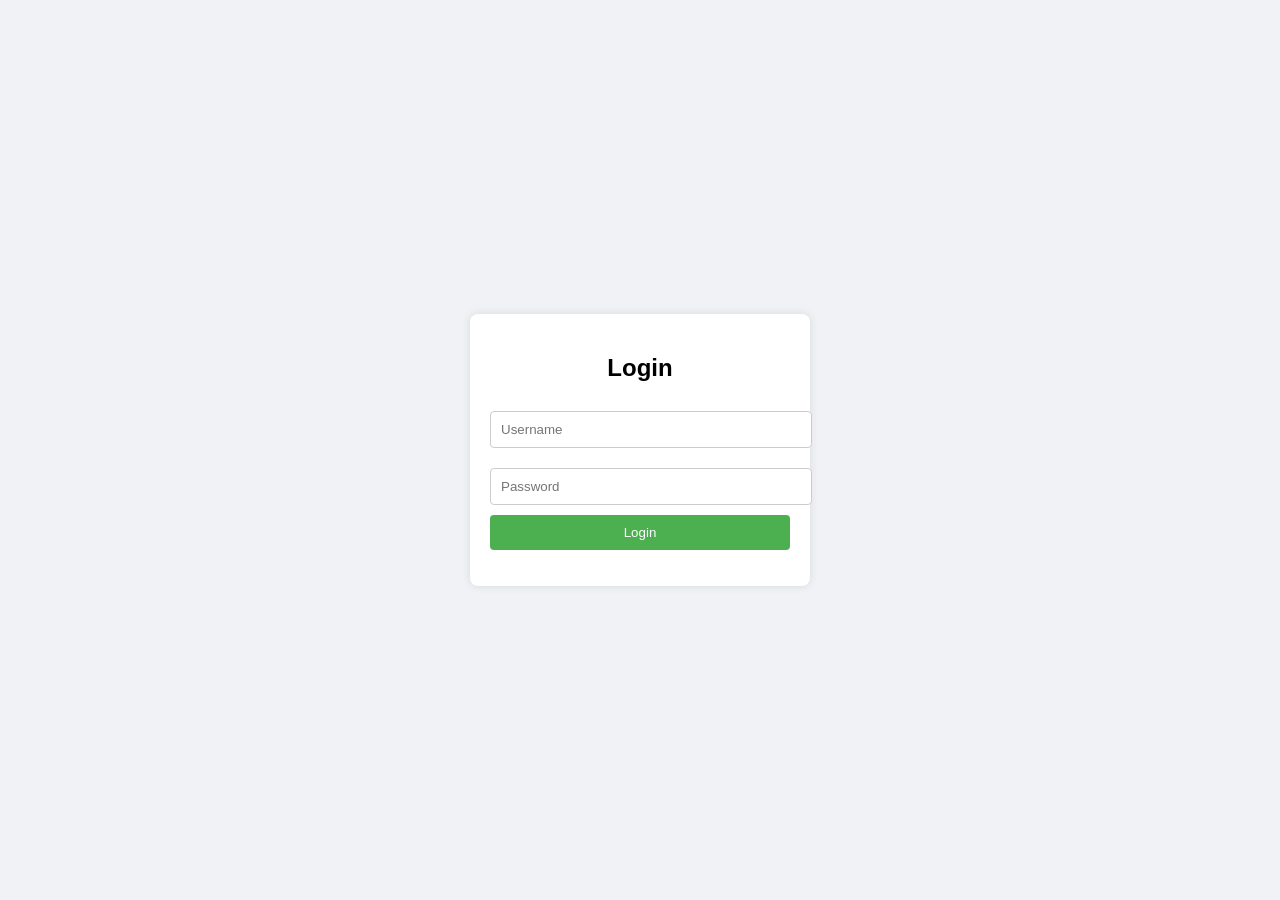
<file: index.html>
<!DOCTYPE html>
        <html lang="en">
        <head>
            <meta charset="UTF-8">
            <meta http-equiv="X-UA-Compatible" content="IE=edge">
            <meta name="viewport" content="width=device-width, initial-scale=1.0">
            <title>Login Page</title>
            <style>
                body {
                    font-family: Arial, sans-serif;
                    display: flex;
                    justify-content: center;
                    align-items: center;
                    height: 100vh;
                    margin: 0;
                    background-color: #f0f2f5;
                }
                .login-container {
                    background-color: #fff;
                    padding: 20px;
                    border-radius: 8px;
                    box-shadow: 0 0 10px rgba(0, 0, 0, 0.1);
                    width: 300px;
                    text-align: center;
                }
                input[type="text"], input[type="password"] {
                    width: 100%;
                    padding: 10px;
                    margin: 10px 0;
                    border: 1px solid #ccc;
                    border-radius: 4px;
                }
                button {
                    background-color: #4CAF50;
                    color: white;
                    padding: 10px;
                    border: none;
                    border-radius: 4px;
                    cursor: pointer;
                    width: 100%;
                }
                button:hover {
                    background-color: #45a049;
                }
            </style>
        </head>
        <body>
            <div class="login-container">
                <h2>Login</h2>
                <form id="loginForm">
                    <input type="text" id="username" placeholder="Username" required><br>
                    <input type="password" id="password" placeholder="Password" required><br>
                    <button type="button" onclick="login()">Login</button>
                </form>
                <p id="message" style="color: red;"></p>
            </div>
            <script>
                function login() {
                    const username = document.getElementById('username').value;
                    const password = document.getElementById('password').value;
            
                    // Example: Hardcoded username and password for testing
                    const validUsername = 'vinaykanuganti2@gmail.com';  // Replace with your username
                    const validPassword = '123456789';  // Replace with your password
            
                    if (username === validUsername && password === validPassword) {
                        // Simulate login success by redirecting
                        window.location.href = 'redirect1.html';
                    } else {
                        // Show error message if login fails
                        document.getElementById('message').style.color = 'red';
                        document.getElementById('message').textContent = 'Invalid username or password';
                    }
                }
            </script>
            
        </body>
        </html>
</file>
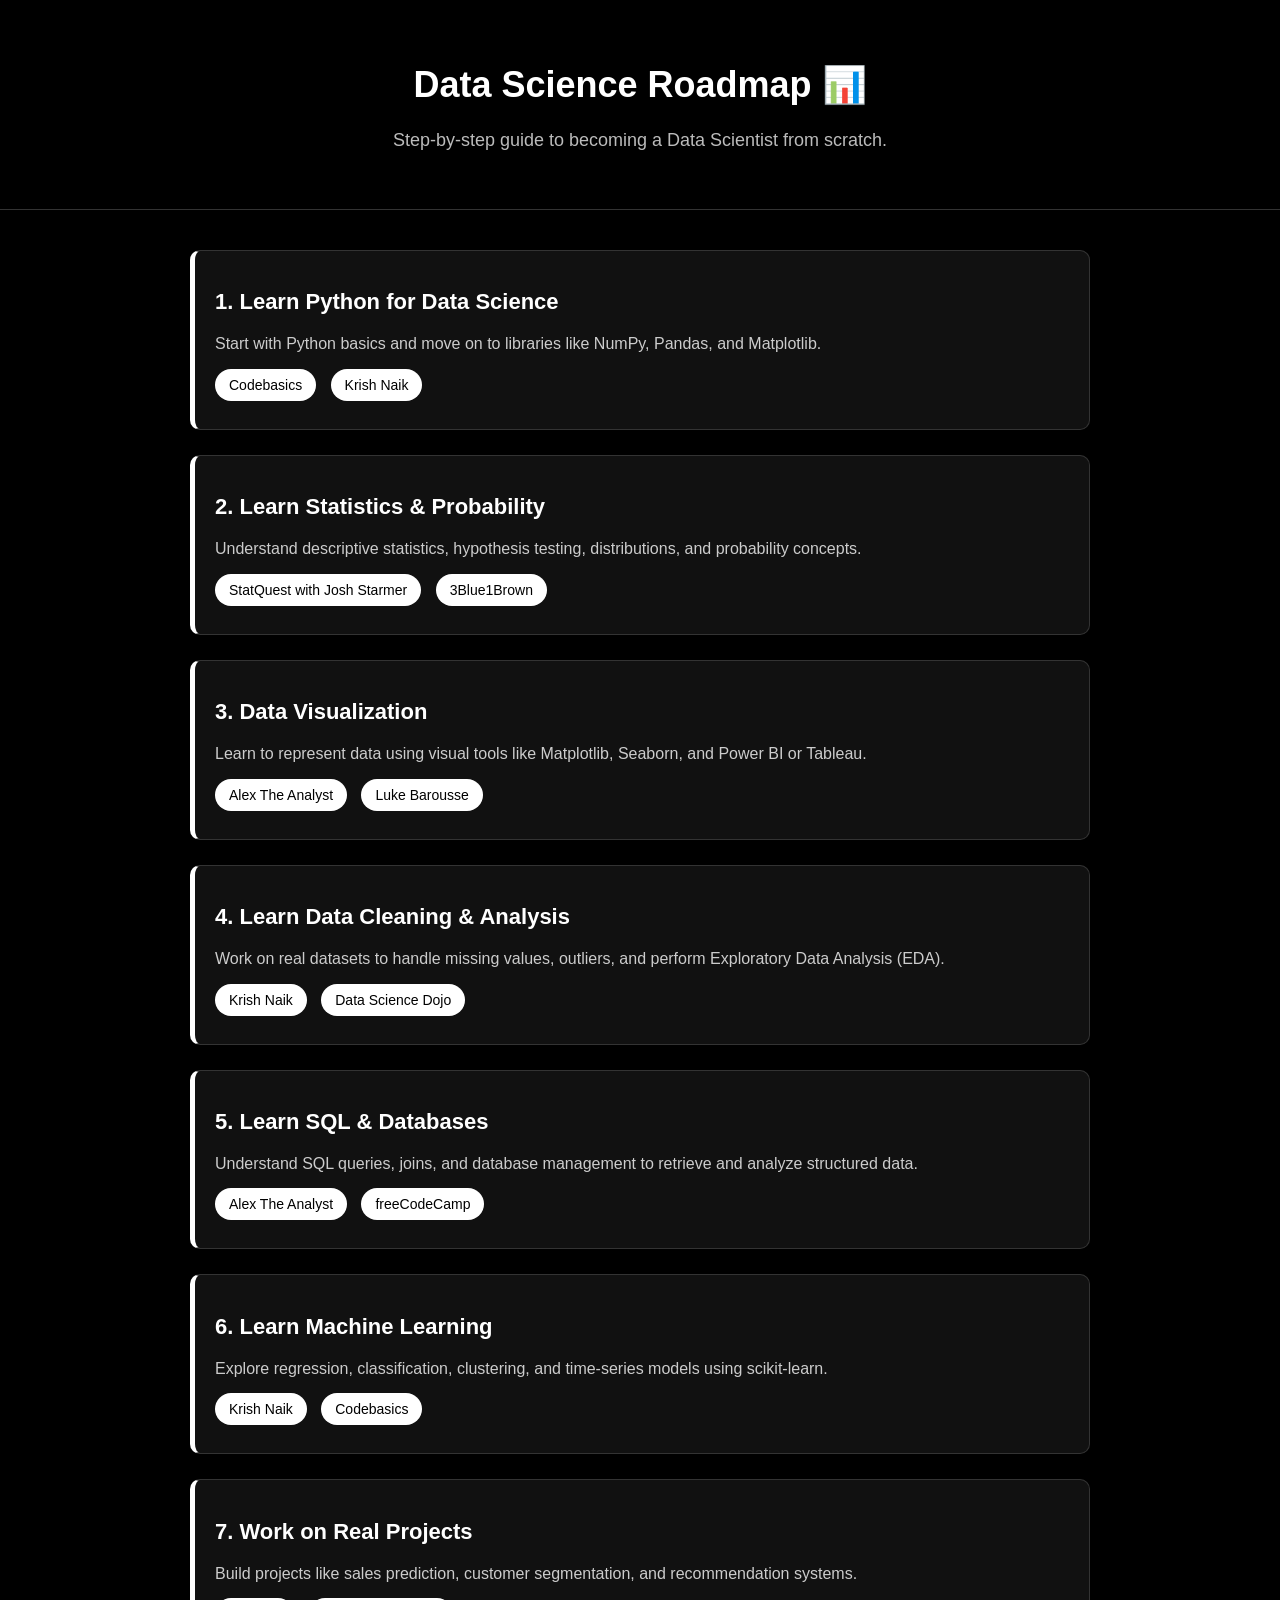
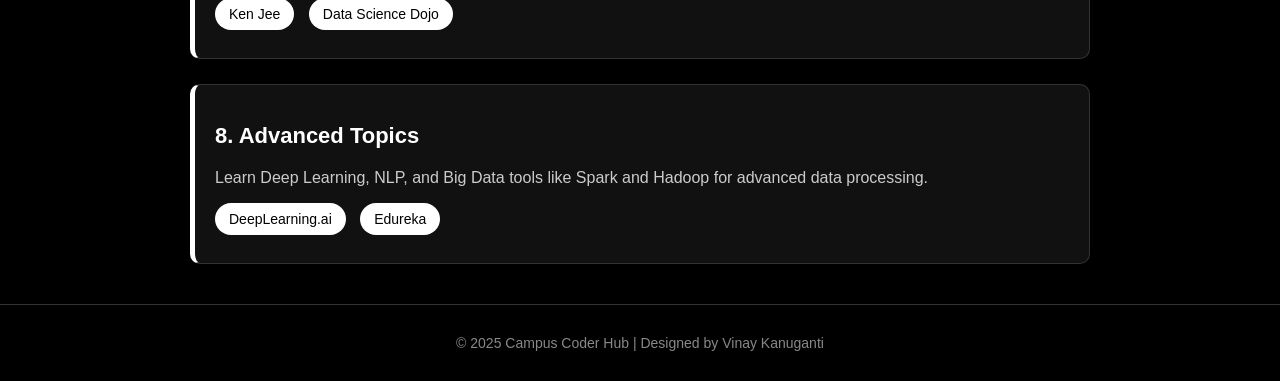
<file: datascience.html>
<!DOCTYPE html>
<html lang="en">
<head>
  <meta charset="UTF-8" />
  <meta name="viewport" content="width=device-width, initial-scale=1.0" />
  <title>Data Science Roadmap | Campus Coder Hub</title>
  <style>
    body {
      background-color: #000;
      color: #fff;
      font-family: 'Poppins', sans-serif;
      margin: 0;
      padding: 0;
    }

    header {
      text-align: center;
      padding: 40px 20px;
      border-bottom: 1px solid #333;
    }

    header h1 {
      font-size: 36px;
      color: #fff;
    }

    header p {
      color: #bbb;
      font-size: 18px;
    }

    .container {
      max-width: 900px;
      margin: 40px auto;
      padding: 0 20px;
    }

    .roadmap-step {
      background-color: #111;
      border: 1px solid #333;
      border-left: 5px solid #fff;
      border-radius: 10px;
      padding: 20px;
      margin-bottom: 25px;
      transition: transform 0.3s ease, border-left-color 0.3s ease;
    }

    .roadmap-step:hover {
      transform: translateY(-3px);
      border-left-color: #999;
    }

    .roadmap-step h2 {
      color: #fff;
      font-size: 22px;
      margin-bottom: 10px;
    }

    .roadmap-step p {
      color: #ccc;
      margin-bottom: 12px;
      line-height: 1.6;
    }

    .links a {
      display: inline-block;
      background-color: #fff;
      color: #000;
      text-decoration: none;
      padding: 8px 14px;
      border-radius: 20px;
      font-size: 14px;
      margin-right: 10px;
      margin-bottom: 8px;
      transition: background-color 0.3s ease, color 0.3s ease;
    }

    .links a:hover {
      background-color: #000;
      color: #fff;
      border: 1px solid #fff;
    }

    footer {
      text-align: center;
      padding: 30px;
      border-top: 1px solid #333;
      color: #888;
      font-size: 14px;
    }
  </style>
</head>
<body>
  <header>
    <h1>Data Science Roadmap 📊</h1>
    <p>Step-by-step guide to becoming a Data Scientist from scratch.</p>
  </header>

  <div class="container">

    <div class="roadmap-step">
      <h2>1. Learn Python for Data Science</h2>
      <p>Start with Python basics and move on to libraries like NumPy, Pandas, and Matplotlib.</p>
      <div class="links">
        <a href="https://www.youtube.com/c/codebasics" target="_blank">Codebasics</a>
        <a href="https://www.youtube.com/c/KrishNaik" target="_blank">Krish Naik</a>
      </div>
    </div>

    <div class="roadmap-step">
      <h2>2. Learn Statistics & Probability</h2>
      <p>Understand descriptive statistics, hypothesis testing, distributions, and probability concepts.</p>
      <div class="links">
        <a href="https://www.youtube.com/user/joshstarmer" target="_blank">StatQuest with Josh Starmer</a>
        <a href="https://www.youtube.com/c/3blue1brown" target="_blank">3Blue1Brown</a>
      </div>
    </div>

    <div class="roadmap-step">
      <h2>3. Data Visualization</h2>
      <p>Learn to represent data using visual tools like Matplotlib, Seaborn, and Power BI or Tableau.</p>
      <div class="links">
        <a href="https://www.youtube.com/c/AlexTheAnalyst" target="_blank">Alex The Analyst</a>
        <a href="https://www.youtube.com/c/LukeBarousse" target="_blank">Luke Barousse</a>
      </div>
    </div>

    <div class="roadmap-step">
      <h2>4. Learn Data Cleaning & Analysis</h2>
      <p>Work on real datasets to handle missing values, outliers, and perform Exploratory Data Analysis (EDA).</p>
      <div class="links">
        <a href="https://www.youtube.com/c/KrishNaik" target="_blank">Krish Naik</a>
        <a href="https://www.youtube.com/c/DataScienceDojo" target="_blank">Data Science Dojo</a>
      </div>
    </div>

    <div class="roadmap-step">
      <h2>5. Learn SQL & Databases</h2>
      <p>Understand SQL queries, joins, and database management to retrieve and analyze structured data.</p>
      <div class="links">
        <a href="https://www.youtube.com/c/AlexTheAnalyst" target="_blank">Alex The Analyst</a>
        <a href="https://www.youtube.com/c/freecodecamp" target="_blank">freeCodeCamp</a>
      </div>
    </div>

    <div class="roadmap-step">
      <h2>6. Learn Machine Learning</h2>
      <p>Explore regression, classification, clustering, and time-series models using scikit-learn.</p>
      <div class="links">
        <a href="https://www.youtube.com/c/KrishNaik" target="_blank">Krish Naik</a>
        <a href="https://www.youtube.com/c/Codebasics" target="_blank">Codebasics</a>
      </div>
    </div>

    <div class="roadmap-step">
      <h2>7. Work on Real Projects</h2>
      <p>Build projects like sales prediction, customer segmentation, and recommendation systems.</p>
      <div class="links">
        <a href="https://www.youtube.com/c/KenJee1" target="_blank">Ken Jee</a>
        <a href="https://www.youtube.com/c/DataScienceDojo" target="_blank">Data Science Dojo</a>
      </div>
    </div>

    <div class="roadmap-step">
      <h2>8. Advanced Topics</h2>
      <p>Learn Deep Learning, NLP, and Big Data tools like Spark and Hadoop for advanced data processing.</p>
      <div class="links">
        <a href="https://www.youtube.com/c/deeplearningai" target="_blank">DeepLearning.ai</a>
        <a href="https://www.youtube.com/c/edurekaIN" target="_blank">Edureka</a>
      </div>
    </div>

  </div>

  <footer>
    © 2025 Campus Coder Hub | Designed by Vinay Kanuganti
  </footer>
</body>
</html>
</file>
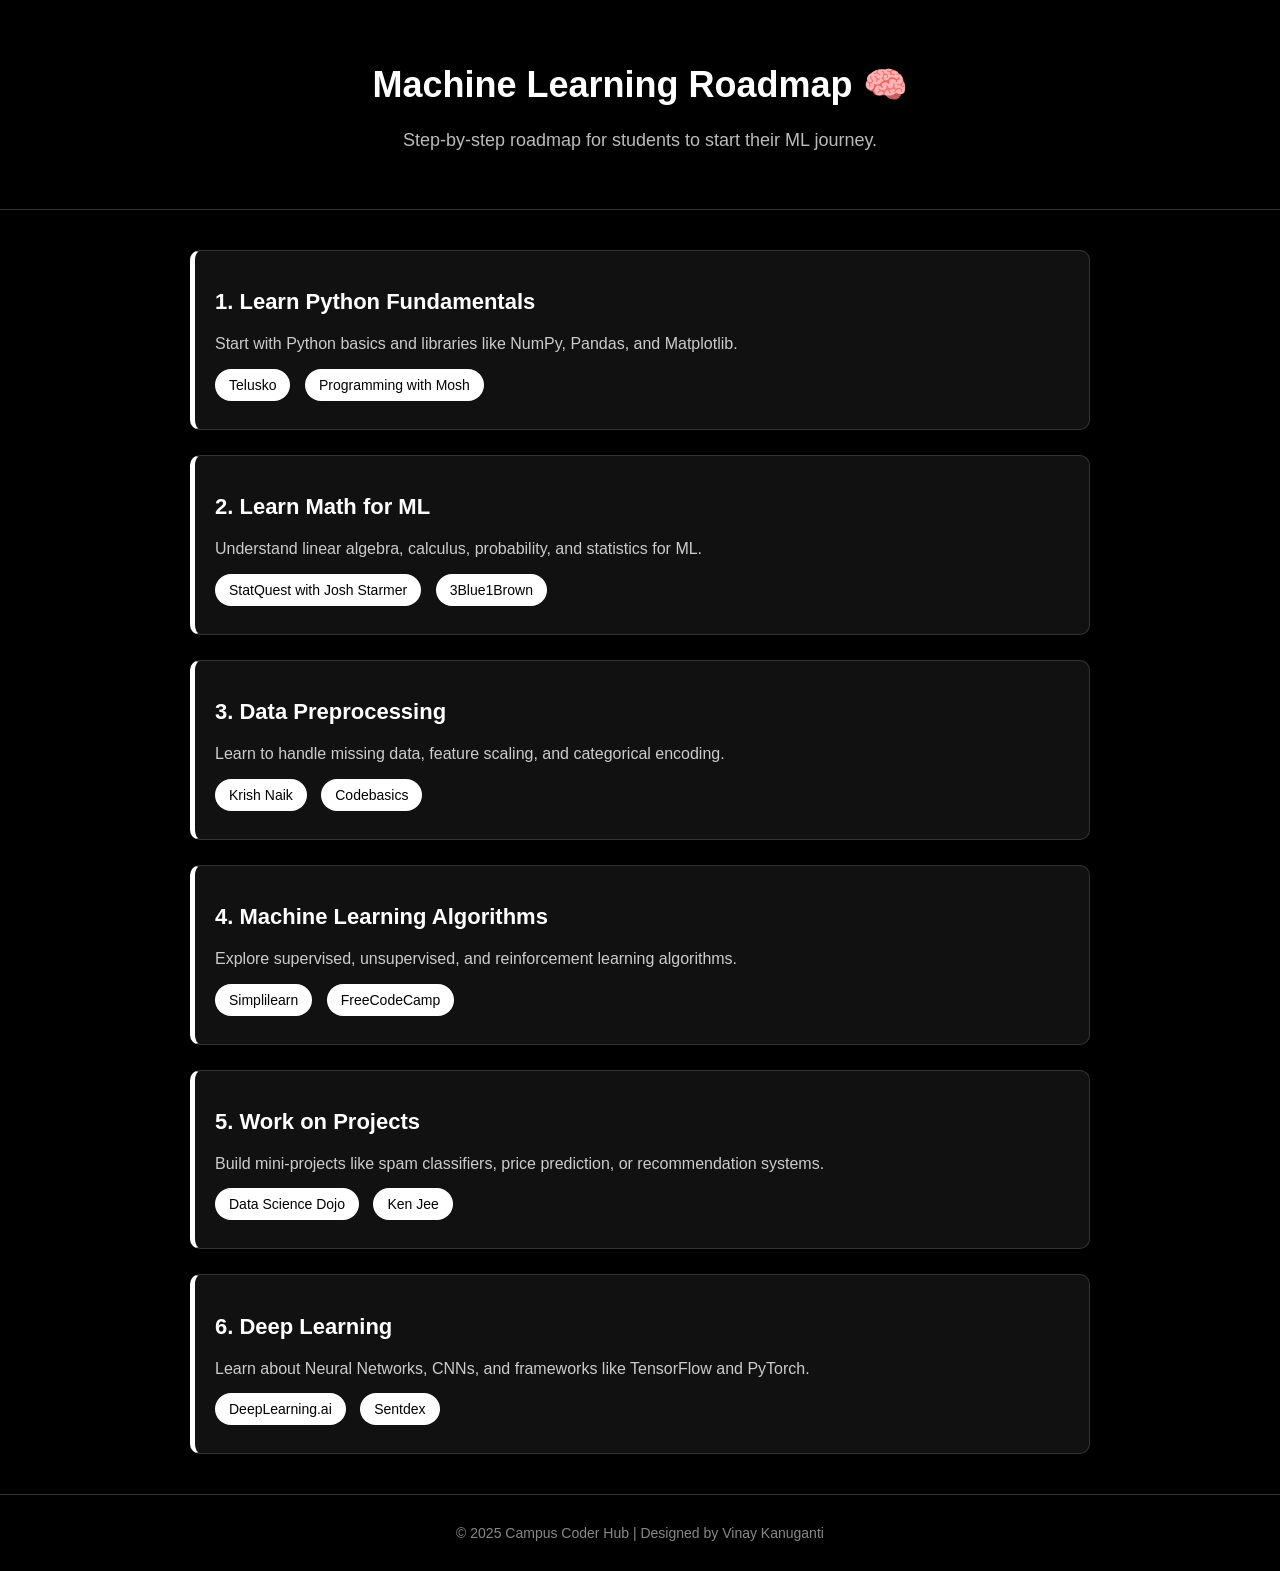
<file: machine.html>
<!DOCTYPE html>
<html lang="en">
<head>
  <meta charset="UTF-8" />
  <meta name="viewport" content="width=device-width, initial-scale=1.0" />
  <title>Machine Learning Roadmap | Campus Coder Hub</title>
  <style>
    body {
      background-color: #000;
      color: #fff;
      font-family: 'Poppins', sans-serif;
      margin: 0;
      padding: 0;
    }

    header {
      text-align: center;
      padding: 40px 20px;
      border-bottom: 1px solid #333;
    }

    header h1 {
      font-size: 36px;
      color: #fff;
    }

    header p {
      color: #bbb;
      font-size: 18px;
    }

    .container {
      max-width: 900px;
      margin: 40px auto;
      padding: 0 20px;
    }

    .roadmap-step {
      background-color: #111;
      border: 1px solid #333;
      border-left: 5px solid #fff;
      border-radius: 10px;
      padding: 20px;
      margin-bottom: 25px;
      transition: transform 0.3s ease, border-left-color 0.3s ease;
    }

    .roadmap-step:hover {
      transform: translateY(-3px);
      border-left-color: #999;
    }

    .roadmap-step h2 {
      color: #fff;
      font-size: 22px;
      margin-bottom: 10px;
    }

    .roadmap-step p {
      color: #ccc;
      margin-bottom: 12px;
      line-height: 1.6;
    }

    .links a {
      display: inline-block;
      background-color: #fff;
      color: #000;
      text-decoration: none;
      padding: 8px 14px;
      border-radius: 20px;
      font-size: 14px;
      margin-right: 10px;
      margin-bottom: 8px;
      transition: background-color 0.3s ease, color 0.3s ease;
    }

    .links a:hover {
      background-color: #000;
      color: #fff;
      border: 1px solid #fff;
    }

    footer {
      text-align: center;
      padding: 30px;
      border-top: 1px solid #333;
      color: #888;
      font-size: 14px;
    }
  </style>
</head>
<body>
  <header>
    <h1>Machine Learning Roadmap 🧠</h1>
    <p>Step-by-step roadmap for students to start their ML journey.</p>
  </header>

  <div class="container">
    <div class="roadmap-step">
      <h2>1. Learn Python Fundamentals</h2>
      <p>Start with Python basics and libraries like NumPy, Pandas, and Matplotlib.</p>
      <div class="links">
        <a href="https://www.youtube.com/c/Telusko" target="_blank">Telusko</a>
        <a href="https://www.youtube.com/c/programmingwithmosh" target="_blank">Programming with Mosh</a>
      </div>
    </div>

    <div class="roadmap-step">
      <h2>2. Learn Math for ML</h2>
      <p>Understand linear algebra, calculus, probability, and statistics for ML.</p>
      <div class="links">
        <a href="https://www.youtube.com/user/joshstarmer" target="_blank">StatQuest with Josh Starmer</a>
        <a href="https://www.youtube.com/c/3blue1brown" target="_blank">3Blue1Brown</a>
      </div>
    </div>

    <div class="roadmap-step">
      <h2>3. Data Preprocessing</h2>
      <p>Learn to handle missing data, feature scaling, and categorical encoding.</p>
      <div class="links">
        <a href="https://www.youtube.com/c/KrishNaik" target="_blank">Krish Naik</a>
        <a href="https://www.youtube.com/c/codebasics" target="_blank">Codebasics</a>
      </div>
    </div>

    <div class="roadmap-step">
      <h2>4. Machine Learning Algorithms</h2>
      <p>Explore supervised, unsupervised, and reinforcement learning algorithms.</p>
      <div class="links">
        <a href="https://www.youtube.com/c/SimplilearnOfficial" target="_blank">Simplilearn</a>
        <a href="https://www.youtube.com/c/Freecodecamp" target="_blank">FreeCodeCamp</a>
      </div>
    </div>

    <div class="roadmap-step">
      <h2>5. Work on Projects</h2>
      <p>Build mini-projects like spam classifiers, price prediction, or recommendation systems.</p>
      <div class="links">
        <a href="https://www.youtube.com/c/DataScienceDojo" target="_blank">Data Science Dojo</a>
        <a href="https://www.youtube.com/c/KenJee1" target="_blank">Ken Jee</a>
      </div>
    </div>

    <div class="roadmap-step">
      <h2>6. Deep Learning</h2>
      <p>Learn about Neural Networks, CNNs, and frameworks like TensorFlow and PyTorch.</p>
      <div class="links">
        <a href="https://www.youtube.com/c/deeplearningai" target="_blank">DeepLearning.ai</a>
        <a href="https://www.youtube.com/c/sentdex" target="_blank">Sentdex</a>
      </div>
    </div>
  </div>

  <footer>
    © 2025 Campus Coder Hub | Designed by Vinay Kanuganti
  </footer>
</body>
</html>
</file>
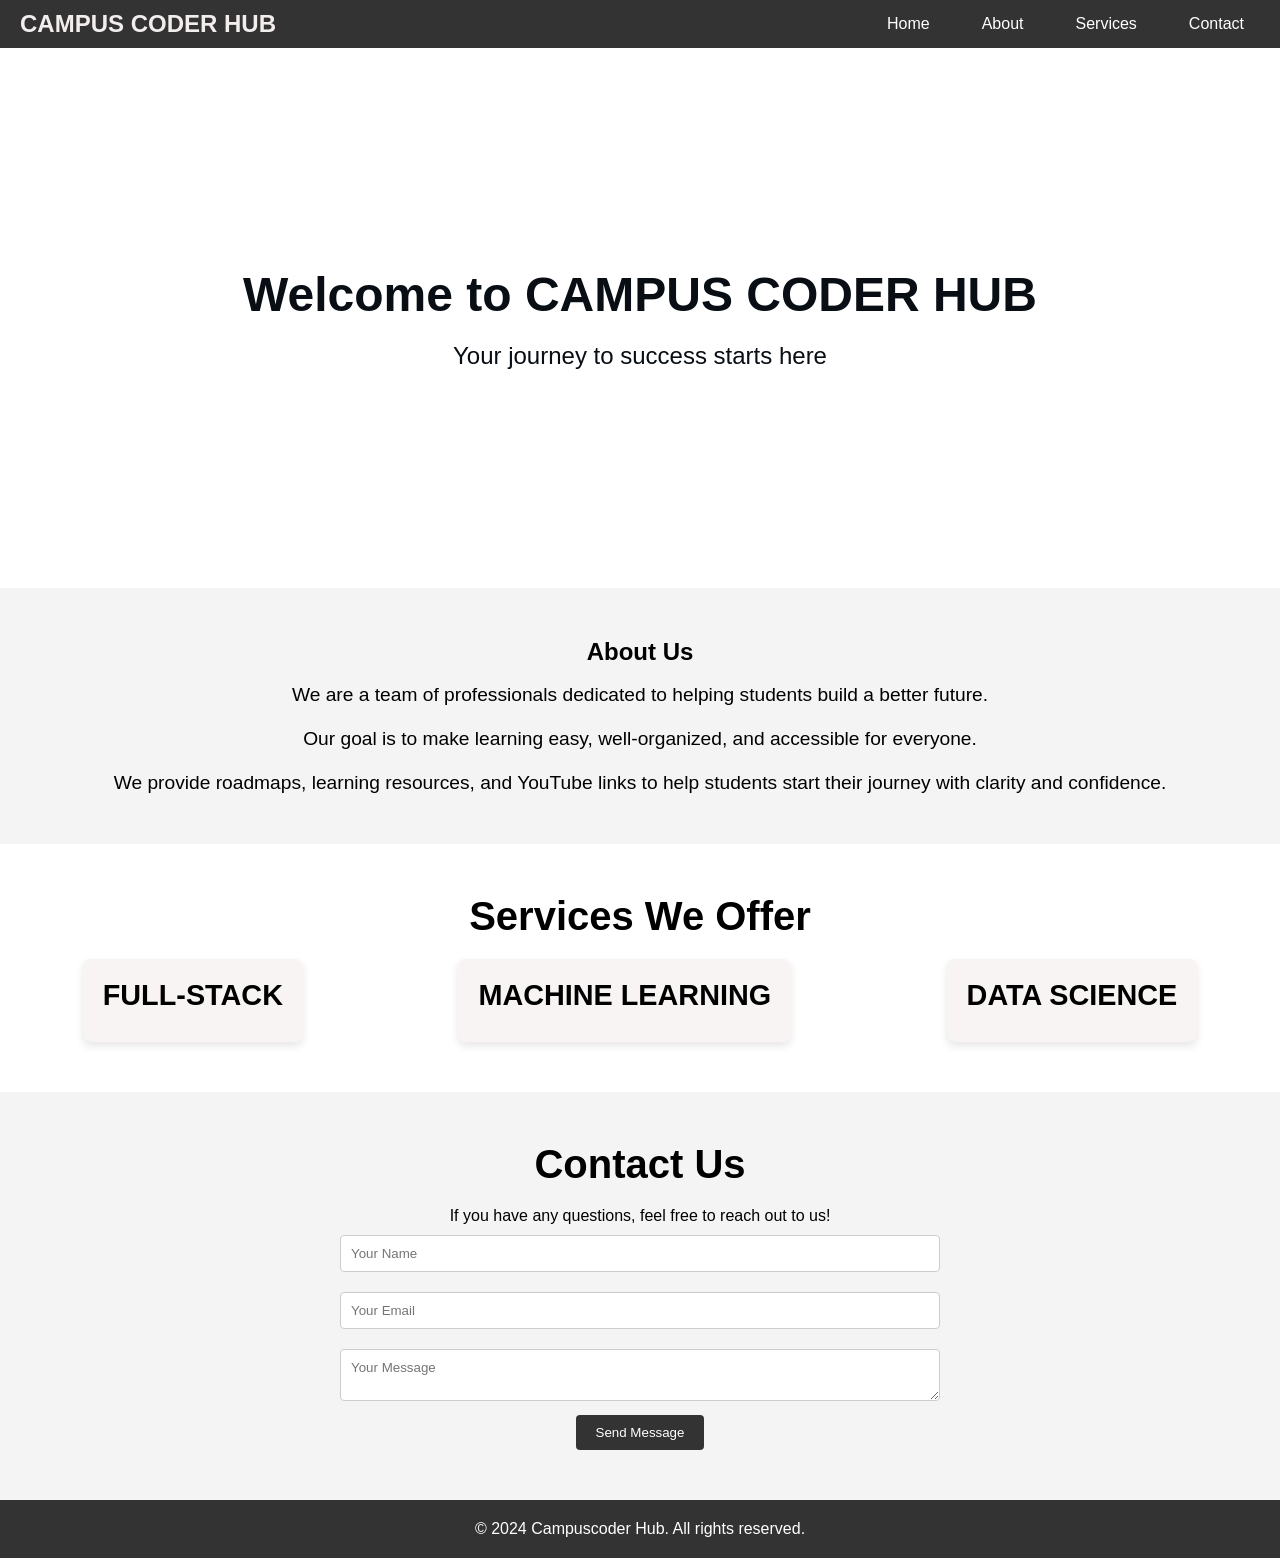
<file: redirect1.html>
<!-- welcome to Campus Coder Hub -->
<!DOCTYPE html>
<html lang="en">
<head>
    <meta charset="UTF-8">
    <meta name="viewport" content="width=device-width, initial-scale=1.0">
    <meta http-equiv="X-UA-Compatible" content="ie=edge">
    <title>Campuscoder Hub</title>
    <link rel="stylesheet" href="styles.css">
</head>
<body>
    <!-- Navigation Bar -->
    <nav class="navbar">
        <div class="logo">
            <h2>CAMPUS CODER HUB</h2>
        </div>
        <ul class="nav-links">
            <li><a href="#home">Home</a></li>
            <li><a href="#about">About</a></li>
            <li><a href="#services">Services</a></li>
            <li><a href="#contact">Contact</a></li>
        </ul>
    </nav>

    <!-- Welcome Section -->
    <section class="welcome" id="home">
        <div class="welcome-text">
            <h1>Welcome to CAMPUS CODER HUB</h1>
            <p>Your journey to success starts here</p>
        </div>
    </section>

    <!-- About Section -->
    <section class="about" id="about">
    <h1>About Us</h1>
    <br>
    <p>
        We are a team of professionals dedicated to helping students build a better future.<br><br>
        Our goal is to make learning easy, well-organized, and accessible for everyone.<br><br>
        We provide roadmaps, learning resources, and YouTube links to help students start their journey with clarity and confidence.
    </p>
</section>


    <!-- Services Section -->
    <section class="services" id="services">
        <h2>Services We Offer</h2>
        <div class="service-boxes">

            <a href="./web.html" class="aboxes">
                <div class="service-box">
                    <h3>FULL-STACK  </h3>
                
                </div>
            </a>
            
            <a href="./machine.html" class="aboxes">
                <div class="service-box">
                    <h3>MACHINE LEARNING</h3>
                </div>
            </a>

            <a href="./datascience.html" class="aboxes">
                <div class="service-box">
                    <h3>DATA SCIENCE</h3>
                    
                </div>
            </a>

        </div>
    </section>

    <!-- Contact Section -->
    <section class="contact" id="contact">
        <h2>Contact Us</h2>
        <p>If you have any questions, feel free to reach out to us!</p>
        <form action="https://api.web3forms.com/submit" method="POST">
            <input type="hidden" name="access_key" value="a7e26296-3f93-45ba-9b6b-a83844a652e6">
            <input name="name" type="text" placeholder="Your Name" required>
            <input type="email" placeholder="Your Email"  name="email">
            <textarea placeholder="Your Message" name="message" required></textarea>
            <button type="submit">Send Message</button>
        </form>
    </section>

    <!-- Footer -->
    <footer>
        <p>&copy; 2024 Campuscoder Hub. All rights reserved.</p>
    </footer>
</body>
</html>
</file>
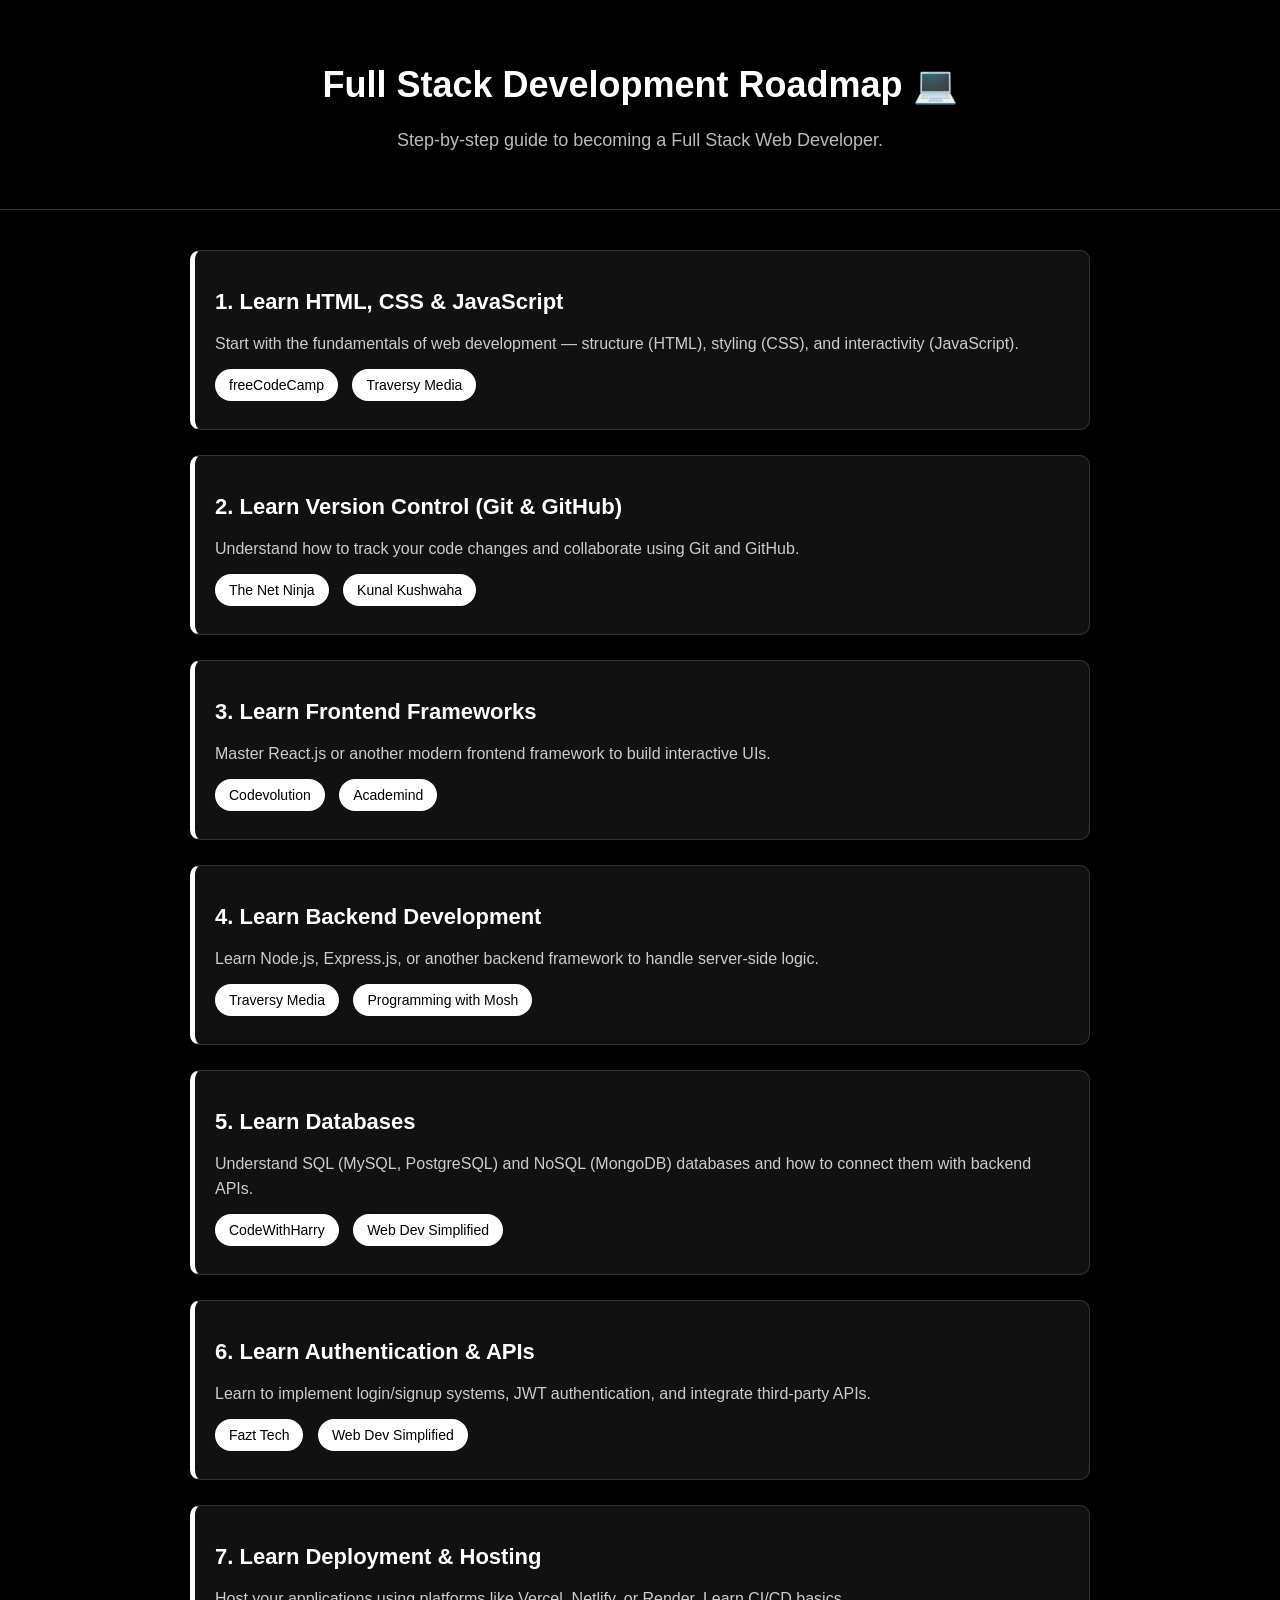
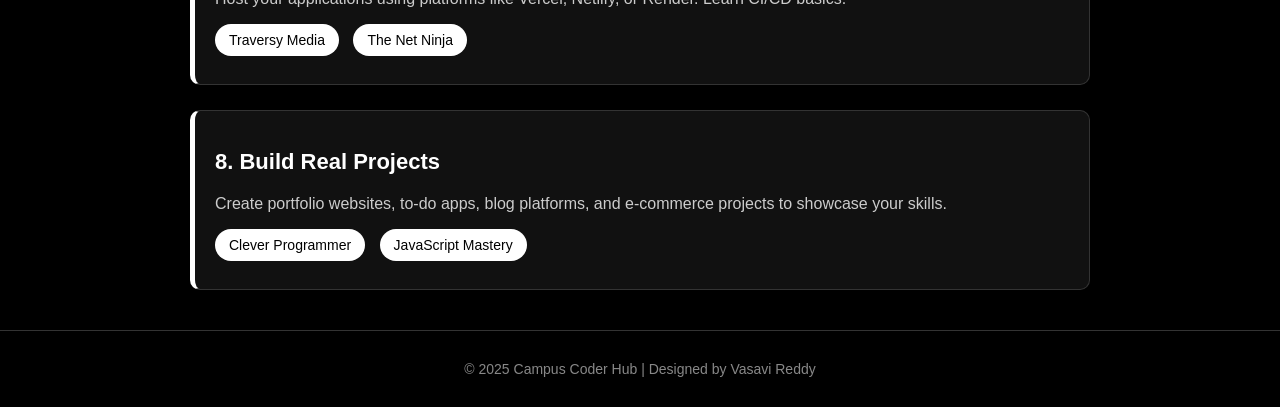
<file: web.html>
<!DOCTYPE html>
<html lang="en">
<head>
  <meta charset="UTF-8" />
  <meta name="viewport" content="width=device-width, initial-scale=1.0" />
  <title>Full Stack Development | Campus Coder Hub</title>
  <style>
    body {
      background-color: #000;
      color: #fff;
      font-family: 'Poppins', sans-serif;
      margin: 0;
      padding: 0;
    }

    header {
      text-align: center;
      padding: 40px 20px;
      border-bottom: 1px solid #333;
    }

    header h1 {
      font-size: 36px;
      color: #fff;
    }

    header p {
      color: #bbb;
      font-size: 18px;
    }

    .container {
      max-width: 900px;
      margin: 40px auto;
      padding: 0 20px;
    }

    .roadmap-step {
      background-color: #111;
      border: 1px solid #333;
      border-left: 5px solid #fff;
      border-radius: 10px;
      padding: 20px;
      margin-bottom: 25px;
      transition: transform 0.3s ease, border-left-color 0.3s ease;
    }

    .roadmap-step:hover {
      transform: translateY(-3px);
      border-left-color: #999;
    }

    .roadmap-step h2 {
      color: #fff;
      font-size: 22px;
      margin-bottom: 10px;
    }

    .roadmap-step p {
      color: #ccc;
      margin-bottom: 12px;
      line-height: 1.6;
    }

    .links a {
      display: inline-block;
      background-color: #fff;
      color: #000;
      text-decoration: none;
      padding: 8px 14px;
      border-radius: 20px;
      font-size: 14px;
      margin-right: 10px;
      margin-bottom: 8px;
      transition: background-color 0.3s ease, color 0.3s ease;
    }

    .links a:hover {
      background-color: #000;
      color: #fff;
      border: 1px solid #fff;
    }

    footer {
      text-align: center;
      padding: 30px;
      border-top: 1px solid #333;
      color: #888;
      font-size: 14px;
    }
  </style>
</head>
<body>
  <header>
    <h1>Full Stack Development Roadmap 💻</h1>
    <p>Step-by-step guide to becoming a Full Stack Web Developer.</p>
  </header>

  <div class="container">

    <div class="roadmap-step">
      <h2>1. Learn HTML, CSS & JavaScript</h2>
      <p>Start with the fundamentals of web development — structure (HTML), styling (CSS), and interactivity (JavaScript).</p>
      <div class="links">
        <a href="https://www.youtube.com/c/Freecodecamp" target="_blank">freeCodeCamp</a>
        <a href="https://www.youtube.com/c/TraversyMedia" target="_blank">Traversy Media</a>
      </div>
    </div>

    <div class="roadmap-step">
      <h2>2. Learn Version Control (Git & GitHub)</h2>
      <p>Understand how to track your code changes and collaborate using Git and GitHub.</p>
      <div class="links">
        <a href="https://www.youtube.com/c/TheNetNinja" target="_blank">The Net Ninja</a>
        <a href="https://www.youtube.com/c/KunalKushwaha" target="_blank">Kunal Kushwaha</a>
      </div>
    </div>

    <div class="roadmap-step">
      <h2>3. Learn Frontend Frameworks</h2>
      <p>Master React.js or another modern frontend framework to build interactive UIs.</p>
      <div class="links">
        <a href="https://www.youtube.com/c/Codevolution" target="_blank">Codevolution</a>
        <a href="https://www.youtube.com/c/Academind" target="_blank">Academind</a>
      </div>
    </div>

    <div class="roadmap-step">
      <h2>4. Learn Backend Development</h2>
      <p>Learn Node.js, Express.js, or another backend framework to handle server-side logic.</p>
      <div class="links">
        <a href="https://www.youtube.com/c/TraversyMedia" target="_blank">Traversy Media</a>
        <a href="https://www.youtube.com/c/ProgrammingwithMosh" target="_blank">Programming with Mosh</a>
      </div>
    </div>

    <div class="roadmap-step">
      <h2>5. Learn Databases</h2>
      <p>Understand SQL (MySQL, PostgreSQL) and NoSQL (MongoDB) databases and how to connect them with backend APIs.</p>
      <div class="links">
        <a href="https://www.youtube.com/c/CodeWithHarry" target="_blank">CodeWithHarry</a>
        <a href="https://www.youtube.com/c/WebDevSimplified" target="_blank">Web Dev Simplified</a>
      </div>
    </div>

    <div class="roadmap-step">
      <h2>6. Learn Authentication & APIs</h2>
      <p>Learn to implement login/signup systems, JWT authentication, and integrate third-party APIs.</p>
      <div class="links">
        <a href="https://www.youtube.com/c/FaztTech" target="_blank">Fazt Tech</a>
        <a href="https://www.youtube.com/c/WebDevSimplified" target="_blank">Web Dev Simplified</a>
      </div>
    </div>

    <div class="roadmap-step">
      <h2>7. Learn Deployment & Hosting</h2>
      <p>Host your applications using platforms like Vercel, Netlify, or Render. Learn CI/CD basics.</p>
      <div class="links">
        <a href="https://www.youtube.com/c/TraversyMedia" target="_blank">Traversy Media</a>
        <a href="https://www.youtube.com/c/NetNinja" target="_blank">The Net Ninja</a>
      </div>
    </div>

    <div class="roadmap-step">
      <h2>8. Build Real Projects</h2>
      <p>Create portfolio websites, to-do apps, blog platforms, and e-commerce projects to showcase your skills.</p>
      <div class="links">
        <a href="https://www.youtube.com/c/CleverProgrammer" target="_blank">Clever Programmer</a>
        <a href="https://www.youtube.com/c/JavaScriptMastery" target="_blank">JavaScript Mastery</a>
      </div>
    </div>

  </div>

  <footer>
    © 2025 Campus Coder Hub | Designed by Vasavi Reddy
  </footer>
</body>
</html>
</file>
<file: styles.css>
/* Global Styles */
* {
    margin: 0;
    padding: 0;
    box-sizing: border-box;
    font-family: Arial, sans-serif;
}

/* Navbar */
.navbar {
    background-color: #333;
    padding: 10px 20px;
    display: flex;
    justify-content: space-between;
    align-items: center;
}

.navbar .logo h2 {
    color: #f3eded;
}

.navbar .nav-links {
    list-style: none;
    display: flex;
}

.navbar .nav-links li {
    margin-left: 20px;
}

.navbar .nav-links li a {
    color: #fff;
    text-decoration: none;
    padding: 8px 16px;
    border-radius: 4px;
}

.navbar .nav-links li a:hover {
    background-color: rgb(212,0,0)

}

/* Welcome Section */
.welcome {
    background-size: cover;
    background-position: center;
    height: 60vh;
    color: #080e14;
    display: flex;
    justify-content: center;
    align-items: center;
    text-align: center;
}

.welcome h1 {
    font-size: 3rem;
    margin-bottom: 20px;
}

.welcome p {
    font-size: 1.5rem;
}

/* About Section */
.about {
    padding: 50px 20px;
    text-align: center;
    background-color: #f4f4f4;
}

.about h2 {
    font-size: 2.5rem;
    margin-bottom: 20px;
}

.about p {
    font-size: 1.2rem;
}

/* Services Section */
.services {
    padding: 50px 20px;
    text-align: center;
}

.services h2 {
    font-size: 2.5rem;
    margin-bottom: 20px;
}

.service-boxes {
    display: flex;
    justify-content: space-around;
    gap: 30px;
}

.service-box {
    background-color: #f9f4f4;
    padding: 20px;
    border-radius: 8px;
    box-shadow: 0 4px 8px rgba(0, 0, 0, 0.1);
    text-align: center;
    
}

.service-box h3 {
    font-size: 1.8rem;
    margin-bottom: 10px;
}

.service-box p {
    font-size: 1rem;
}

/* Contact Section */
.contact {
    padding: 50px 20px;
    background-color: #f4f4f4;
    text-align: center;
}

.contact h2 {
    font-size: 2.5rem;
    margin-bottom: 20px;
}

.contact form {
    max-width: 600px;
    margin: 0 auto;
}

.contact input, .contact textarea {
    width: 100%;
    padding: 10px;
    margin: 10px 0;
    border: 1px solid #ccc;
    border-radius: 4px;
}

.contact button {
    background-color: #333;
    color: #fff;
    padding: 10px 20px;
    border: none;
    border-radius: 4px;
    cursor: pointer;
}

.contact button:hover {
    background-color: #555;
}

/* Footer */
footer {
    text-align: center;
    background-color: #333;
    color: #fff;
    padding: 20px;
}
.webbox{
    text-decoration: none;
    color: #080e14;
}
.aboxes{
    text-decoration: none;
    color: black;
    border-radius: 50px;
}
.aboxes:hover{
    opacity: 75%;
    color: rgb(212, 0, 0);
    
}
.webnav {
    background-color: #333;
    padding: 10px 20px;
    display: flex;
    justify-content: space-between;
    align-items: center;
}

.webnav .weblinks {
    list-style: none;
    display: flex;
}

.webnav .weblinks li {
    margin-left: 20px;
}
.webnav .navhead{
    text-align: center;
    color: #f9f4f4;
}

.webnav .weblinks li a {
    color: #fff;
    text-decoration: none;
    padding: 8px 16px;
    border-radius: 4px;
}

.webnav .weblinks li a:hover {
    background-color: rgb(212,0,0)

}

.navhtml h2{
    color:black;
    font-family:'Gill Sans', 'Gill Sans MT', Calibri, 'Trebuchet MS', sans-serif;
    padding-left: 60vh;
    padding-right:60vh ;
    padding-top: 30px;
    font-weight: bolder;
}
.roadmap{
    height: 20vh;
    width: 20vh;
    align-items: center;
    padding-left: 30vh;
    padding-top: 10vh;
}
.navhtml .scroll{
    background-color: #080e14;
    color: aqua;
}
.navhtml .roadhead{
    padding-left: 50vh;
    padding-top: 3vh;
    font-size: 30px;
}

.webnav {
    background-color: #333;
    padding: 10px 20px;
    display: flex;
    justify-content: space-between;
    align-items: center;
}

.machinenav .machinelinks {
    list-style: none;
    display: flex;
}

.machinenav .machinelinks li {
    margin-left: 20px;
}
.machinenav .navhead{
    text-align: center;
    color: #f9f4f4;
}
</file>
